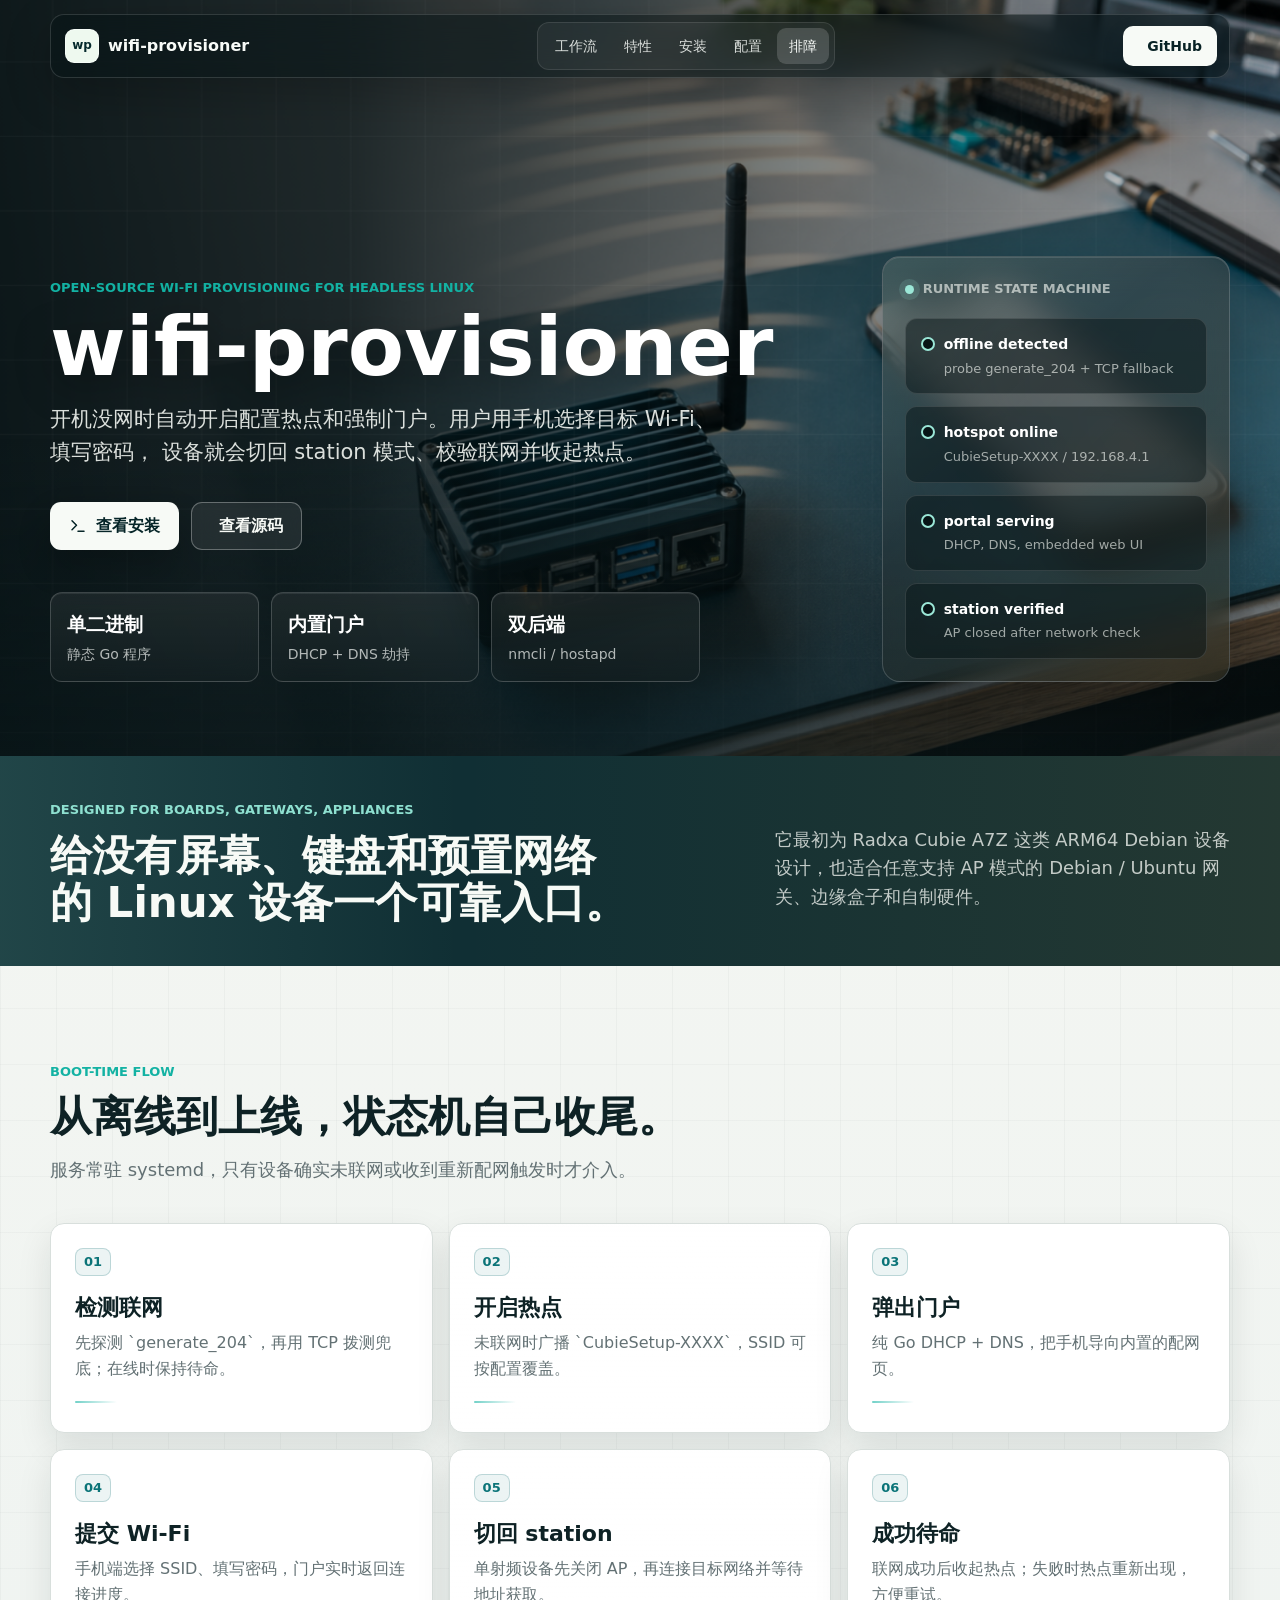
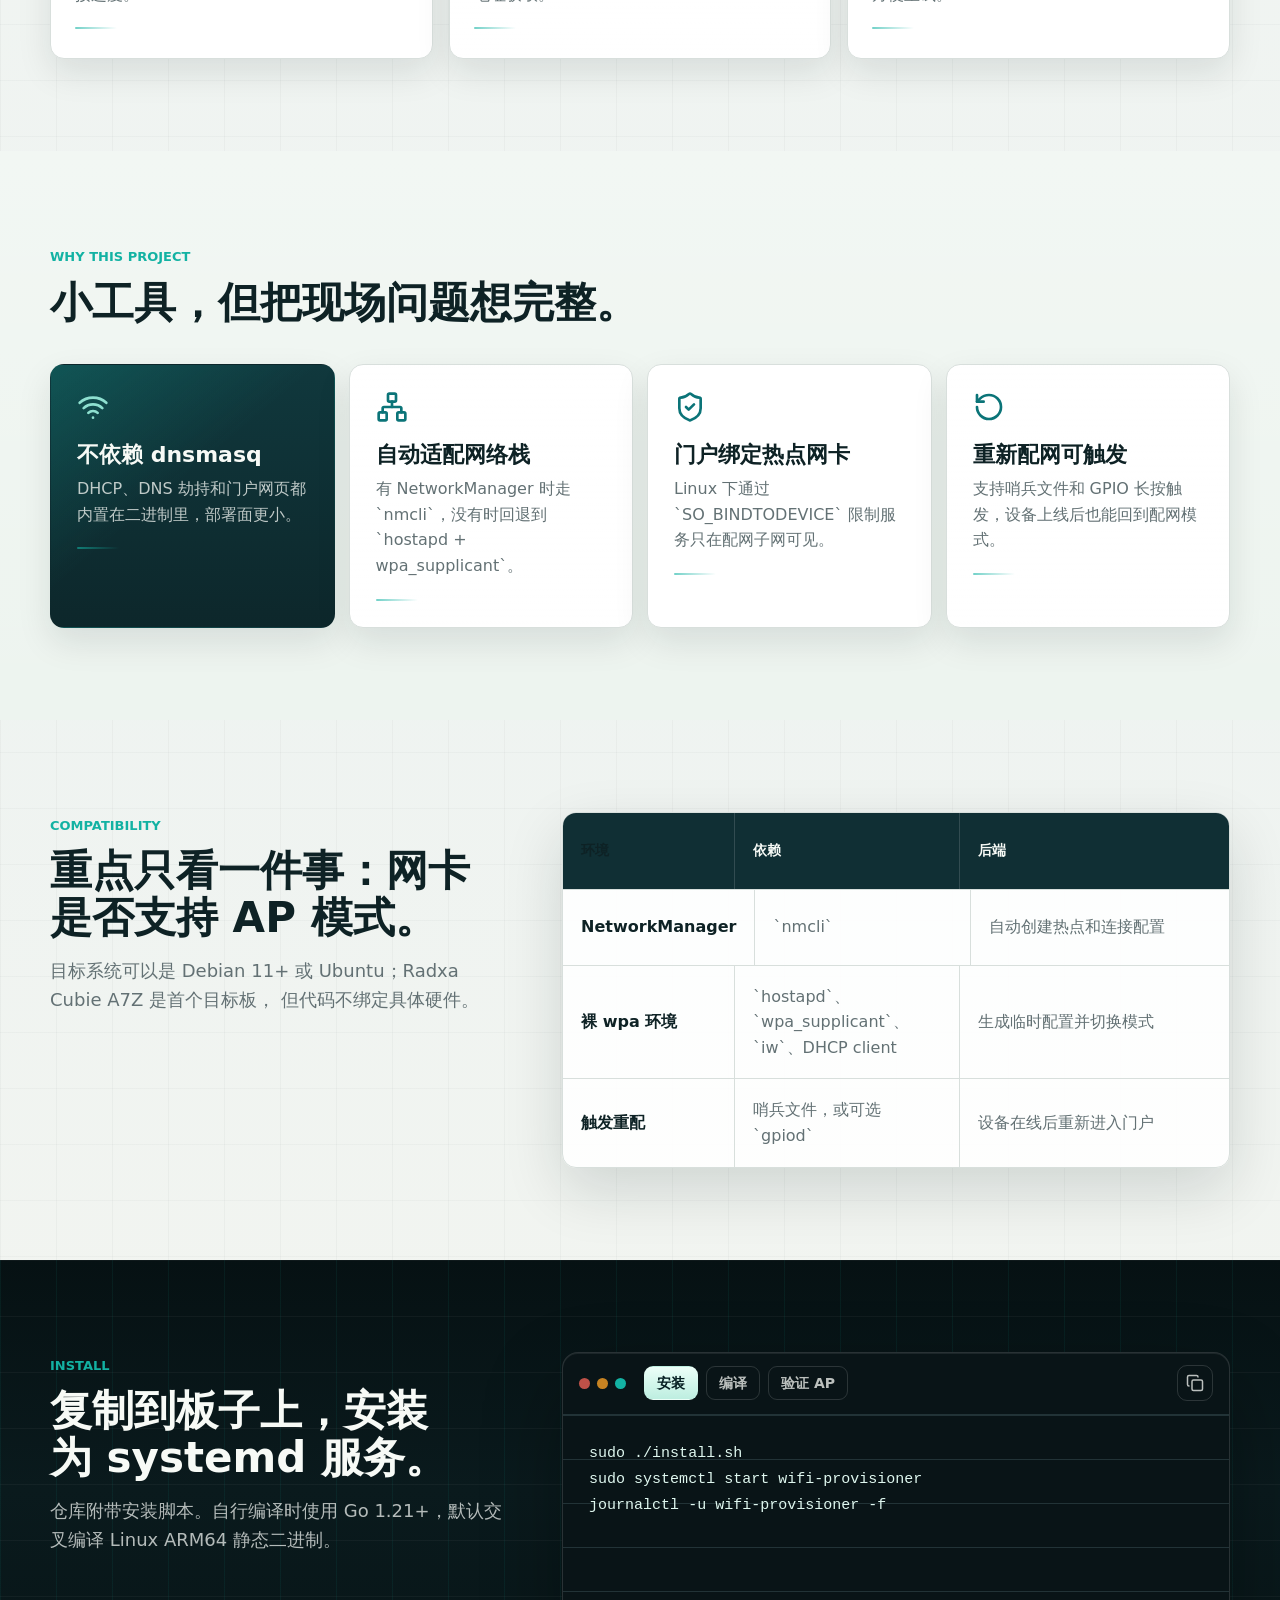
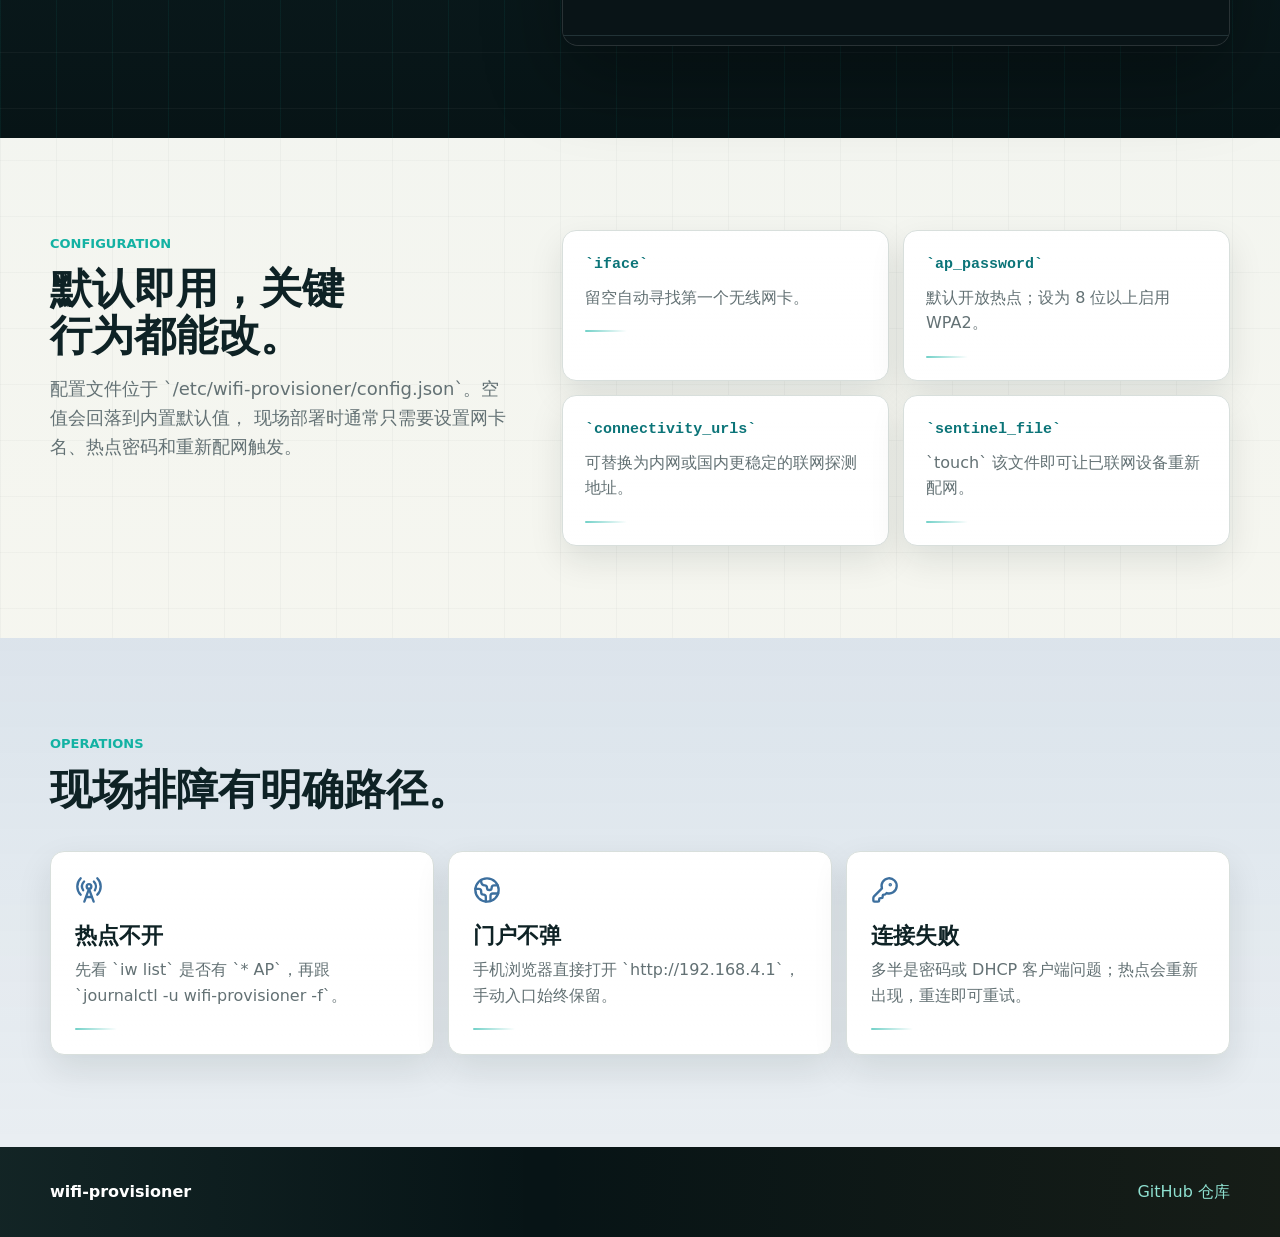
<file: docs/index.html>
<!doctype html>
<html lang="zh-CN">
  <head>
    <meta charset="utf-8">
    <meta name="viewport" content="width=device-width, initial-scale=1">
    <meta name="description" content="wifi-provisioner 是面向无头 Linux 设备的开源 Wi-Fi 配网工具：自动开启热点、内置 DHCP/DNS 强制门户，用手机完成首次联网。">
    <meta name="theme-color" content="#123136">
    <meta property="og:title" content="wifi-provisioner">
    <meta property="og:description" content="无头 Linux 设备的 Wi-Fi 配网工具。开机没网时自动开热点，用手机门户完成联网。">
    <meta property="og:image" content="assets/hero.png">
    <title>wifi-provisioner | 无头 Linux 设备 Wi-Fi 配网</title>
    <link rel="preload" as="image" href="assets/hero.png">
    <link rel="stylesheet" href="styles.css">
  </head>
  <body>
    <div class="scroll-progress" data-progress aria-hidden="true"></div>
    <header class="site-header" data-header>
      <a class="brand" href="#top" aria-label="wifi-provisioner 首页">
        <span class="brand-mark" aria-hidden="true">wp</span>
        <span>wifi-provisioner</span>
      </a>
      <nav class="nav-links" aria-label="主要导航">
        <a href="#flow">工作流</a>
        <a href="#fit">特性</a>
        <a href="#install">安装</a>
        <a href="#config">配置</a>
        <a href="#ops">排障</a>
      </nav>
      <a class="header-action" href="https://github.com/djonce/wifi-provisioner" target="_blank" rel="noreferrer">
        <i data-lucide="github" aria-hidden="true"></i>
        <span>GitHub</span>
      </a>
    </header>

    <main id="top">
      <section class="hero" aria-labelledby="hero-title">
        <div class="hero-media" data-parallax aria-hidden="true"></div>
        <div class="hero-inner">
          <div class="hero-content" data-reveal>
            <p class="eyebrow">Open-source Wi-Fi provisioning for headless Linux</p>
            <h1 id="hero-title">wifi-provisioner</h1>
            <p class="hero-copy">
              开机没网时自动开启配置热点和强制门户。用户用手机选择目标 Wi-Fi、填写密码，
              设备就会切回 station 模式、校验联网并收起热点。
            </p>
            <div class="hero-actions" aria-label="主要操作">
              <a class="button primary" href="#install">
                <i data-lucide="terminal" aria-hidden="true"></i>
                <span>查看安装</span>
              </a>
              <a class="button secondary" href="https://github.com/djonce/wifi-provisioner" target="_blank" rel="noreferrer">
                <i data-lucide="github" aria-hidden="true"></i>
                <span>查看源码</span>
              </a>
            </div>
            <dl class="hero-facts" aria-label="项目要点">
              <div>
                <dt>单二进制</dt>
                <dd>静态 Go 程序</dd>
              </div>
              <div>
                <dt>内置门户</dt>
                <dd>DHCP + DNS 劫持</dd>
              </div>
              <div>
                <dt>双后端</dt>
                <dd>nmcli / hostapd</dd>
              </div>
            </dl>
          </div>
          <aside class="hero-runtime" data-reveal aria-label="配网运行状态">
            <div class="runtime-topline">
              <span class="live-dot" aria-hidden="true"></span>
              <span>runtime state machine</span>
            </div>
            <ol>
              <li>
                <strong>offline detected</strong>
                <span>probe generate_204 + TCP fallback</span>
              </li>
              <li>
                <strong>hotspot online</strong>
                <span>CubieSetup-XXXX / 192.168.4.1</span>
              </li>
              <li>
                <strong>portal serving</strong>
                <span>DHCP, DNS, embedded web UI</span>
              </li>
              <li>
                <strong>station verified</strong>
                <span>AP closed after network check</span>
              </li>
            </ol>
          </aside>
        </div>
      </section>

      <section class="section intro-strip" aria-label="适用场景">
        <div class="section-inner strip-grid">
          <div>
            <span class="section-kicker">Designed for boards, gateways, appliances</span>
            <h2>给没有屏幕、键盘和预置网络的 Linux 设备一个可靠入口。</h2>
          </div>
          <p>
            它最初为 Radxa Cubie A7Z 这类 ARM64 Debian 设备设计，也适合任意支持 AP 模式的
            Debian / Ubuntu 网关、边缘盒子和自制硬件。
          </p>
        </div>
      </section>

      <section class="section" id="flow" aria-labelledby="flow-title">
        <div class="section-inner">
          <div class="section-heading" data-reveal>
            <span class="section-kicker">Boot-time flow</span>
            <h2 id="flow-title">从离线到上线，状态机自己收尾。</h2>
            <p>服务常驻 systemd，只有设备确实未联网或收到重新配网触发时才介入。</p>
          </div>
          <div class="flow-grid" aria-label="配网流程">
            <article class="flow-card" data-reveal>
              <span>01</span>
              <h3>检测联网</h3>
              <p>先探测 `generate_204`，再用 TCP 拨测兜底；在线时保持待命。</p>
            </article>
            <article class="flow-card" data-reveal>
              <span>02</span>
              <h3>开启热点</h3>
              <p>未联网时广播 `CubieSetup-XXXX`，SSID 可按配置覆盖。</p>
            </article>
            <article class="flow-card" data-reveal>
              <span>03</span>
              <h3>弹出门户</h3>
              <p>纯 Go DHCP + DNS，把手机导向内置的配网页。</p>
            </article>
            <article class="flow-card" data-reveal>
              <span>04</span>
              <h3>提交 Wi-Fi</h3>
              <p>手机端选择 SSID、填写密码，门户实时返回连接进度。</p>
            </article>
            <article class="flow-card" data-reveal>
              <span>05</span>
              <h3>切回 station</h3>
              <p>单射频设备先关闭 AP，再连接目标网络并等待地址获取。</p>
            </article>
            <article class="flow-card" data-reveal>
              <span>06</span>
              <h3>成功待命</h3>
              <p>联网成功后收起热点；失败时热点重新出现，方便重试。</p>
            </article>
          </div>
        </div>
      </section>

      <section class="section feature-band" id="fit" aria-labelledby="fit-title">
        <div class="section-inner">
          <div class="section-heading compact" data-reveal>
            <span class="section-kicker">Why this project</span>
            <h2 id="fit-title">小工具，但把现场问题想完整。</h2>
          </div>
          <div class="feature-layout">
            <article class="feature-card highlight" data-reveal>
              <i data-lucide="wifi" aria-hidden="true"></i>
              <h3>不依赖 dnsmasq</h3>
              <p>DHCP、DNS 劫持和门户网页都内置在二进制里，部署面更小。</p>
            </article>
            <article class="feature-card" data-reveal>
              <i data-lucide="network" aria-hidden="true"></i>
              <h3>自动适配网络栈</h3>
              <p>有 NetworkManager 时走 `nmcli`，没有时回退到 `hostapd + wpa_supplicant`。</p>
            </article>
            <article class="feature-card" data-reveal>
              <i data-lucide="shield-check" aria-hidden="true"></i>
              <h3>门户绑定热点网卡</h3>
              <p>Linux 下通过 `SO_BINDTODEVICE` 限制服务只在配网子网可见。</p>
            </article>
            <article class="feature-card" data-reveal>
              <i data-lucide="rotate-ccw" aria-hidden="true"></i>
              <h3>重新配网可触发</h3>
              <p>支持哨兵文件和 GPIO 长按触发，设备上线后也能回到配网模式。</p>
            </article>
          </div>
        </div>
      </section>

      <section class="section" aria-labelledby="matrix-title">
        <div class="section-inner split">
          <div class="section-heading inline" data-reveal>
            <span class="section-kicker">Compatibility</span>
            <h2 id="matrix-title">重点只看一件事：网卡是否支持 AP 模式。</h2>
            <p>
              目标系统可以是 Debian 11+ 或 Ubuntu；Radxa Cubie A7Z 是首个目标板，
              但代码不绑定具体硬件。
            </p>
          </div>
          <div class="matrix" role="table" aria-label="兼容性矩阵" data-reveal>
            <div role="row" class="matrix-head">
              <span role="columnheader">环境</span>
              <span role="columnheader">依赖</span>
              <span role="columnheader">后端</span>
            </div>
            <div role="row">
              <span role="cell">NetworkManager</span>
              <span role="cell">`nmcli`</span>
              <span role="cell">自动创建热点和连接配置</span>
            </div>
            <div role="row">
              <span role="cell">裸 wpa 环境</span>
              <span role="cell">`hostapd`、`wpa_supplicant`、`iw`、DHCP client</span>
              <span role="cell">生成临时配置并切换模式</span>
            </div>
            <div role="row">
              <span role="cell">触发重配</span>
              <span role="cell">哨兵文件，或可选 `gpiod`</span>
              <span role="cell">设备在线后重新进入门户</span>
            </div>
          </div>
        </div>
      </section>

      <section class="section install-section" id="install" aria-labelledby="install-title">
        <div class="section-inner install-grid">
          <div class="section-heading inline" data-reveal>
            <span class="section-kicker">Install</span>
            <h2 id="install-title">复制到板子上，安装为 systemd 服务。</h2>
            <p>
              仓库附带安装脚本。自行编译时使用 Go 1.21+，默认交叉编译 Linux ARM64 静态二进制。
            </p>
          </div>

          <div class="terminal-panel" data-reveal>
            <div class="terminal-toolbar">
              <div class="terminal-dots" aria-hidden="true">
                <span></span><span></span><span></span>
              </div>
              <div class="command-tabs" role="tablist" aria-label="安装命令">
                <button class="tab-button active" type="button" role="tab" aria-selected="true" data-tab="install">安装</button>
                <button class="tab-button" type="button" role="tab" aria-selected="false" data-tab="build">编译</button>
                <button class="tab-button" type="button" role="tab" aria-selected="false" data-tab="check">验证 AP</button>
              </div>
              <button class="icon-button" type="button" data-copy aria-label="复制当前命令">
                <i data-lucide="copy" aria-hidden="true"></i>
              </button>
            </div>
            <pre class="command-block active" data-panel="install"><code>sudo ./install.sh
sudo systemctl start wifi-provisioner
journalctl -u wifi-provisioner -f</code></pre>
            <pre class="command-block" data-panel="build"><code>make build
scp bin/wifi-provisioner root@device:/usr/local/bin/
sudo systemctl restart wifi-provisioner</code></pre>
            <pre class="command-block" data-panel="check"><code>iw list | sed -n '/Supported interface modes/,/Band/p'
# 输出中必须出现：* AP</code></pre>
          </div>
        </div>
      </section>

      <section class="section" id="config" aria-labelledby="config-title">
        <div class="section-inner config-grid">
          <div class="section-heading inline" data-reveal>
            <span class="section-kicker">Configuration</span>
            <h2 id="config-title">默认即用，关键行为都能改。</h2>
            <p>
              配置文件位于 `/etc/wifi-provisioner/config.json`。空值会回落到内置默认值，
              现场部署时通常只需要设置网卡名、热点密码和重新配网触发。
            </p>
          </div>
          <div class="config-list" aria-label="常用配置项">
            <article data-reveal>
              <strong>`iface`</strong>
              <span>留空自动寻找第一个无线网卡。</span>
            </article>
            <article data-reveal>
              <strong>`ap_password`</strong>
              <span>默认开放热点；设为 8 位以上启用 WPA2。</span>
            </article>
            <article data-reveal>
              <strong>`connectivity_urls`</strong>
              <span>可替换为内网或国内更稳定的联网探测地址。</span>
            </article>
            <article data-reveal>
              <strong>`sentinel_file`</strong>
              <span>`touch` 该文件即可让已联网设备重新配网。</span>
            </article>
          </div>
        </div>
      </section>

      <section class="section ops-band" id="ops" aria-labelledby="ops-title">
        <div class="section-inner">
          <div class="section-heading compact" data-reveal>
            <span class="section-kicker">Operations</span>
            <h2 id="ops-title">现场排障有明确路径。</h2>
          </div>
          <div class="ops-grid">
            <article data-reveal>
              <i data-lucide="radio-tower" aria-hidden="true"></i>
              <h3>热点不开</h3>
              <p>先看 `iw list` 是否有 `* AP`，再跟 `journalctl -u wifi-provisioner -f`。</p>
            </article>
            <article data-reveal>
              <i data-lucide="globe-2" aria-hidden="true"></i>
              <h3>门户不弹</h3>
              <p>手机浏览器直接打开 `http://192.168.4.1`，手动入口始终保留。</p>
            </article>
            <article data-reveal>
              <i data-lucide="key-round" aria-hidden="true"></i>
              <h3>连接失败</h3>
              <p>多半是密码或 DHCP 客户端问题；热点会重新出现，重连即可重试。</p>
            </article>
          </div>
        </div>
      </section>
    </main>

    <footer class="site-footer">
      <div class="section-inner footer-inner">
        <span>wifi-provisioner</span>
        <a href="https://github.com/djonce/wifi-provisioner" target="_blank" rel="noreferrer">GitHub 仓库</a>
      </div>
    </footer>

    <script src="vendor/lucide.min.js"></script>
    <script src="app.js"></script>
  </body>
</html>
</file>
<file: docs/styles.css>
:root {
  --ink: #0e2225;
  --muted: #637174;
  --paper: #f4f6f1;
  --panel: #ffffff;
  --line: #d8dfdc;
  --line-strong: #b7c3bf;
  --teal: #0b7478;
  --teal-bright: #13b2a3;
  --mint: #9be7d7;
  --amber: #c78322;
  --red: #bd5148;
  --blue: #3c6f9e;
  --violet: #6e6bb8;
  --dark: #071416;
  --dark-soft: #102f34;
  --code: #091417;
  --code-line: #223337;
  --shadow: 0 22px 60px rgba(8, 28, 31, 0.14);
  --shadow-soft: 0 14px 34px rgba(8, 28, 31, 0.1);
  --ease-out: cubic-bezier(0.16, 1, 0.3, 1);
  --ease-snap: cubic-bezier(0.2, 0.8, 0.2, 1);
}

* {
  box-sizing: border-box;
}

html {
  scroll-behavior: smooth;
  background: var(--paper);
}

body {
  margin: 0;
  background:
    linear-gradient(90deg, rgba(16, 35, 38, 0.032) 1px, transparent 1px) 0 0 / 56px 56px,
    linear-gradient(rgba(16, 35, 38, 0.028) 1px, transparent 1px) 0 0 / 56px 56px,
    linear-gradient(180deg, #f6f7f2 0%, #eef3f1 48%, #f8f7ef 100%);
  color: var(--ink);
  font-family:
    ui-sans-serif,
    system-ui,
    -apple-system,
    BlinkMacSystemFont,
    "Segoe UI",
    sans-serif;
  font-size: 16px;
  line-height: 1.6;
  letter-spacing: 0;
  text-rendering: optimizeLegibility;
}

body,
button,
input,
textarea,
select {
  letter-spacing: 0;
}

a {
  color: inherit;
  text-decoration: none;
}

img,
svg {
  display: block;
}

button {
  font: inherit;
}

.scroll-progress {
  position: fixed;
  top: 0;
  left: 0;
  z-index: 60;
  width: 100%;
  height: 3px;
  background: linear-gradient(90deg, var(--mint), var(--teal-bright), var(--amber));
  transform: scaleX(var(--progress, 0));
  transform-origin: left center;
  transition: transform 120ms linear;
}

.site-header {
  position: fixed;
  top: 0;
  right: 0;
  left: 0;
  z-index: 20;
  display: grid;
  grid-template-columns: auto 1fr auto;
  align-items: center;
  gap: 18px;
  width: min(1180px, calc(100% - 32px));
  min-height: 64px;
  margin: 14px auto 0;
  padding: 0 12px 0 14px;
  color: #f8fbf8;
  border: 1px solid rgba(255, 255, 255, 0.14);
  border-radius: 14px;
  background: rgba(6, 19, 21, 0.5);
  box-shadow: 0 16px 46px rgba(0, 0, 0, 0.22);
  backdrop-filter: blur(18px) saturate(1.18);
  transition:
    background 180ms ease,
    border-color 180ms ease,
    color 180ms ease,
    transform 220ms var(--ease-out),
    box-shadow 220ms var(--ease-out);
}

.site-header.is-scrolled {
  color: var(--ink);
  border-color: rgba(16, 35, 38, 0.12);
  background: rgba(248, 250, 246, 0.88);
  box-shadow: 0 14px 34px rgba(16, 35, 38, 0.11);
}

.site-header.is-hidden {
  transform: translateY(-92px);
}

.brand,
.header-action,
.button,
.icon-button {
  display: inline-flex;
  align-items: center;
  justify-content: center;
  gap: 9px;
}

.brand {
  min-width: 0;
  font-weight: 760;
  transition: opacity 180ms ease;
}

.brand:hover {
  opacity: 0.86;
}

.brand-mark {
  display: grid;
  width: 34px;
  height: 34px;
  place-items: center;
  color: #062a2d;
  background: #eef9ef;
  border: 1px solid rgba(255, 255, 255, 0.52);
  border-radius: 9px;
  font-size: 12px;
  font-weight: 820;
}

.site-header.is-scrolled .brand-mark {
  color: #f7faf6;
  background: var(--teal);
  border-color: transparent;
}

.nav-links {
  display: flex;
  align-items: center;
  justify-content: center;
  gap: 3px;
  width: max-content;
  justify-self: center;
  padding: 5px;
  border: 1px solid rgba(255, 255, 255, 0.1);
  border-radius: 12px;
  background: rgba(255, 255, 255, 0.055);
}

.site-header.is-scrolled .nav-links {
  border-color: rgba(16, 35, 38, 0.08);
  background: rgba(16, 35, 38, 0.045);
}

.nav-links a {
  padding: 7px 12px;
  color: inherit;
  border-radius: 9px;
  font-size: 14px;
  opacity: 0.86;
}

.nav-links a:hover,
.nav-links a.is-active {
  background: rgba(255, 255, 255, 0.16);
  opacity: 1;
}

.site-header.is-scrolled .nav-links a:hover,
.site-header.is-scrolled .nav-links a.is-active {
  background: rgba(15, 111, 115, 0.1);
}

.header-action {
  min-height: 40px;
  padding: 0 15px;
  color: #082225;
  background: #f7faf6;
  border-radius: 10px;
  font-size: 14px;
  font-weight: 700;
  box-shadow: 0 10px 22px rgba(0, 0, 0, 0.16);
  transition:
    transform 180ms var(--ease-out),
    background 180ms ease,
    color 180ms ease,
    box-shadow 180ms ease;
}

.site-header.is-scrolled .header-action {
  color: #f7faf6;
  background: var(--dark-soft);
}

.header-action svg,
.button svg,
.feature-card svg,
.ops-grid svg,
.icon-button svg {
  width: 18px;
  height: 18px;
  stroke-width: 2;
}

.hero {
  position: relative;
  display: flex;
  min-height: min(780px, 84svh);
  overflow: hidden;
  color: #f7faf6;
  background: var(--dark);
  isolation: isolate;
}

.hero-media {
  position: absolute;
  inset: 0;
  background-image:
    linear-gradient(rgba(255, 255, 255, 0.035) 1px, transparent 1px),
    linear-gradient(90deg, rgba(255, 255, 255, 0.03) 1px, transparent 1px),
    linear-gradient(
      90deg,
      rgba(4, 15, 17, 0.96) 0%,
      rgba(4, 15, 17, 0.88) 28%,
      rgba(4, 15, 17, 0.58) 56%,
      rgba(4, 15, 17, 0.15) 100%
    ),
    url("assets/hero.png");
  background-position:
    0 0,
    0 0,
    center,
    center;
  background-size:
    72px 72px,
    72px 72px,
    cover,
    cover;
  transform: translate3d(0, calc(var(--hero-shift, 0) * 0.08px), 0) scale(1.035);
  transition: transform 120ms linear;
}

.hero::after {
  position: absolute;
  inset: auto 0 0;
  z-index: 0;
  height: 42%;
  pointer-events: none;
  content: "";
  background: linear-gradient(180deg, transparent 0%, rgba(7, 20, 22, 0.55) 100%);
}

.hero-inner {
  position: relative;
  z-index: 1;
  display: grid;
  grid-template-columns: minmax(0, 0.94fr) minmax(300px, 0.42fr);
  gap: 52px;
  align-items: end;
  width: min(1180px, calc(100% - 48px));
  margin: 0 auto;
  padding: 132px 0 74px;
}

.hero-content {
  min-width: 0;
}

.eyebrow,
.section-kicker {
  margin: 0;
  color: var(--teal-bright);
  font-size: 13px;
  font-weight: 800;
  text-transform: uppercase;
  overflow-wrap: anywhere;
  letter-spacing: 0;
}

.hero h1 {
  max-width: 760px;
  margin: 12px 0 16px;
  color: #ffffff;
  font-size: 82px;
  line-height: 0.96;
  font-weight: 860;
  text-shadow: 0 10px 40px rgba(0, 0, 0, 0.34);
}

.hero .eyebrow {
  max-width: 58ch;
  line-height: 1.35;
}

.hero-copy {
  max-width: 670px;
  margin: 0;
  color: rgba(247, 250, 246, 0.88);
  font-size: 21px;
  line-height: 1.55;
}

.hero-actions {
  display: flex;
  flex-wrap: wrap;
  gap: 12px;
  margin-top: 34px;
}

.button {
  min-height: 48px;
  padding: 0 18px;
  border: 1px solid transparent;
  border-radius: 11px;
  font-weight: 780;
  position: relative;
  overflow: hidden;
  transition:
    transform 180ms var(--ease-out),
    border-color 180ms ease,
    background 180ms ease,
    box-shadow 180ms ease;
}

.button::after {
  position: absolute;
  inset: 0;
  content: "";
  opacity: 0;
  background: linear-gradient(120deg, transparent 10%, rgba(255, 255, 255, 0.34) 48%, transparent 82%);
  transform: translateX(-120%);
  transition:
    transform 520ms var(--ease-out),
    opacity 180ms ease;
}

.button:hover::after {
  opacity: 1;
  transform: translateX(120%);
}

.button.primary {
  color: #062528;
  background: #f7faf6;
  box-shadow: 0 16px 32px rgba(0, 0, 0, 0.24);
}

.button.secondary {
  color: #f7faf6;
  border-color: rgba(255, 255, 255, 0.3);
  background: rgba(255, 255, 255, 0.08);
  backdrop-filter: blur(12px);
}

.button:hover,
.header-action:hover,
.icon-button:hover,
.tab-button:hover {
  transform: translateY(-2px);
}

.hero-facts {
  display: grid;
  grid-template-columns: repeat(3, minmax(0, 1fr));
  gap: 12px;
  width: min(650px, 100%);
  margin: 42px 0 0;
}

.hero-facts div {
  min-height: 86px;
  padding: 16px;
  border: 1px solid rgba(255, 255, 255, 0.18);
  border-radius: 12px;
  background:
    linear-gradient(180deg, rgba(255, 255, 255, 0.08), rgba(255, 255, 255, 0.035)),
    rgba(5, 18, 20, 0.42);
  box-shadow: inset 0 1px 0 rgba(255, 255, 255, 0.08);
  backdrop-filter: blur(12px);
  transition:
    transform 220ms var(--ease-out),
    border-color 220ms ease,
    background 220ms ease;
}

.hero-facts div:hover {
  transform: translateY(-4px);
  border-color: rgba(155, 231, 215, 0.46);
  background:
    linear-gradient(180deg, rgba(255, 255, 255, 0.12), rgba(255, 255, 255, 0.045)),
    rgba(5, 18, 20, 0.48);
}

.hero-facts dt {
  color: #ffffff;
  font-size: 19px;
  font-weight: 820;
}

.hero-facts dd {
  margin: 3px 0 0;
  color: rgba(247, 250, 246, 0.7);
  font-size: 14px;
}

.hero-runtime {
  position: relative;
  align-self: end;
  min-height: 336px;
  padding: 22px;
  border: 1px solid rgba(255, 255, 255, 0.18);
  border-radius: 18px;
  background:
    linear-gradient(180deg, rgba(255, 255, 255, 0.12), rgba(255, 255, 255, 0.045)),
    rgba(4, 17, 19, 0.5);
  box-shadow:
    inset 0 1px 0 rgba(255, 255, 255, 0.12),
    0 26px 70px rgba(0, 0, 0, 0.28);
  backdrop-filter: blur(18px) saturate(1.1);
}

.hero-runtime::before {
  position: absolute;
  inset: 0;
  pointer-events: none;
  content: "";
  border-radius: inherit;
  background: linear-gradient(135deg, rgba(155, 231, 215, 0.18), transparent 38%, rgba(199, 131, 34, 0.14));
  opacity: 0.7;
}

.runtime-topline {
  position: relative;
  display: flex;
  align-items: center;
  gap: 9px;
  margin-bottom: 18px;
  color: rgba(247, 250, 246, 0.72);
  font-size: 12px;
  font-weight: 820;
  text-transform: uppercase;
}

.live-dot {
  width: 9px;
  height: 9px;
  border-radius: 50%;
  background: var(--mint);
  box-shadow: 0 0 0 6px rgba(155, 231, 215, 0.14);
  animation: pulse 1800ms ease-in-out infinite;
}

.hero-runtime ol {
  position: relative;
  display: grid;
  gap: 12px;
  margin: 0;
  padding: 0;
  list-style: none;
}

.hero-runtime li {
  position: relative;
  display: grid;
  gap: 3px;
  padding: 14px 14px 14px 38px;
  border: 1px solid rgba(255, 255, 255, 0.12);
  border-radius: 12px;
  background: rgba(7, 20, 22, 0.48);
}

.hero-runtime li::before {
  position: absolute;
  top: 18px;
  left: 15px;
  width: 10px;
  height: 10px;
  content: "";
  border: 2px solid var(--mint);
  border-radius: 50%;
  background: var(--dark);
}

.hero-runtime strong {
  color: #ffffff;
  font-size: 14px;
}

.hero-runtime span {
  color: rgba(247, 250, 246, 0.62);
  font-size: 13px;
}

.section {
  position: relative;
  padding: 92px 0;
}

.section-inner {
  width: min(1180px, calc(100% - 48px));
  margin: 0 auto;
}

.intro-strip {
  padding: 40px 0;
  color: #f7faf6;
  background:
    linear-gradient(90deg, rgba(155, 231, 215, 0.12), transparent 36%, rgba(199, 131, 34, 0.11)),
    var(--dark-soft);
}

.strip-grid {
  display: grid;
  grid-template-columns: minmax(0, 1.2fr) minmax(280px, 0.8fr);
  gap: 42px;
  align-items: center;
}

.strip-grid h2,
.section-heading h2 {
  margin: 10px 0 0;
  font-size: 42px;
  line-height: 1.12;
  text-wrap: balance;
}

.strip-grid p,
.section-heading p {
  margin: 16px 0 0;
  color: var(--muted);
  font-size: 18px;
}

.intro-strip .section-kicker {
  color: #8ee0d0;
}

.intro-strip p {
  color: rgba(247, 250, 246, 0.76);
}

.section-heading {
  max-width: 780px;
  margin-bottom: 38px;
}

.section-heading.compact {
  max-width: 620px;
}

.section-heading.inline {
  margin: 0;
}

.flow-grid {
  display: grid;
  grid-template-columns: repeat(3, minmax(0, 1fr));
  gap: 16px;
}

.flow-card,
.feature-card,
.ops-grid article,
.config-list article {
  border: 1px solid var(--line);
  border-radius: 14px;
  background:
    linear-gradient(180deg, rgba(255, 255, 255, 0.88), rgba(255, 255, 255, 0.72)),
    var(--panel);
  box-shadow: var(--shadow-soft);
  transition:
    transform 260ms var(--ease-out),
    border-color 260ms ease,
    box-shadow 260ms ease,
    background 260ms ease;
}

.flow-card:hover,
.feature-card:hover,
.ops-grid article:hover,
.config-list article:hover {
  transform: translateY(-6px);
  border-color: rgba(11, 116, 120, 0.26);
  box-shadow: 0 26px 62px rgba(8, 28, 31, 0.15);
}

.flow-card {
  min-height: 210px;
  padding: 24px;
  overflow: hidden;
}

.flow-card::after,
.feature-card::after,
.ops-grid article::after,
.config-list article::after {
  display: block;
  width: 42px;
  height: 2px;
  margin-top: 20px;
  content: "";
  border-radius: 999px;
  background: linear-gradient(90deg, var(--teal-bright), transparent);
  opacity: 0.6;
}

.flow-card span {
  display: inline-flex;
  align-items: center;
  justify-content: center;
  width: 36px;
  height: 28px;
  color: var(--teal);
  border: 1px solid rgba(15, 111, 115, 0.22);
  border-radius: 8px;
  background: rgba(15, 111, 115, 0.08);
  font-size: 13px;
  font-weight: 820;
}

.flow-card h3,
.feature-card h3,
.ops-grid h3 {
  margin: 18px 0 8px;
  font-size: 22px;
  line-height: 1.25;
}

.flow-card p,
.feature-card p,
.ops-grid p,
.config-list span {
  margin: 0;
  color: var(--muted);
}

.feature-band {
  background:
    linear-gradient(180deg, rgba(255, 255, 255, 0.28), transparent),
    #edf4ef;
}

.feature-layout {
  display: grid;
  grid-template-columns: repeat(4, minmax(0, 1fr));
  gap: 14px;
}

.feature-card {
  min-height: 242px;
  padding: 26px;
  position: relative;
  overflow: hidden;
}

.feature-card.highlight {
  color: #f7faf6;
  background:
    linear-gradient(140deg, rgba(19, 178, 163, 0.24), transparent 45%),
    linear-gradient(180deg, #10383d, #0d272b);
  border-color: transparent;
}

.feature-card.highlight p {
  color: rgba(247, 250, 246, 0.76);
}

.feature-card svg {
  color: var(--teal);
  width: 32px;
  height: 32px;
}

.feature-card.highlight svg {
  color: #8ee0d0;
}

.split,
.install-grid,
.config-grid {
  display: grid;
  grid-template-columns: minmax(280px, 0.82fr) minmax(0, 1.18fr);
  gap: 48px;
  align-items: start;
}

.matrix {
  border: 1px solid var(--line);
  border-radius: 14px;
  overflow: hidden;
  background: rgba(255, 255, 255, 0.9);
  box-shadow: var(--shadow);
}

.matrix > div {
  display: grid;
  grid-template-columns: 0.76fr 1fr 1.2fr;
  min-height: 76px;
  border-top: 1px solid var(--line);
  transition: background 180ms ease;
}

.matrix > div:not(.matrix-head):hover {
  background: rgba(11, 116, 120, 0.055);
}

.matrix > div:first-child {
  border-top: 0;
}

.matrix span {
  display: flex;
  align-items: center;
  padding: 18px;
  border-left: 1px solid var(--line);
  color: var(--muted);
}

.matrix span:first-child {
  border-left: 0;
  color: var(--ink);
  font-weight: 780;
}

.matrix-head {
  min-height: 52px;
  color: #f7faf6;
  background: var(--dark-soft);
}

.matrix-head span {
  color: #f7faf6;
  border-color: rgba(255, 255, 255, 0.14);
  font-size: 14px;
  font-weight: 780;
}

.install-section {
  color: #f7faf6;
  background:
    linear-gradient(90deg, rgba(19, 178, 163, 0.08) 1px, transparent 1px) 0 0 / 56px 56px,
    linear-gradient(rgba(255, 255, 255, 0.04) 1px, transparent 1px) 0 0 / 56px 56px,
    linear-gradient(180deg, #061113, #0a1a1d 48%, #071416);
}

.install-section .section-heading p {
  color: rgba(247, 250, 246, 0.72);
}

.terminal-panel {
  overflow: hidden;
  border: 1px solid rgba(255, 255, 255, 0.13);
  border-radius: 16px;
  background: var(--code);
  box-shadow:
    0 32px 80px rgba(0, 0, 0, 0.32),
    inset 0 1px 0 rgba(255, 255, 255, 0.08);
  transform-style: preserve-3d;
}

.terminal-toolbar {
  display: grid;
  grid-template-columns: auto 1fr auto;
  gap: 18px;
  align-items: center;
  min-height: 62px;
  padding: 0 16px;
  border-bottom: 1px solid var(--code-line);
}

.terminal-dots {
  display: flex;
  gap: 7px;
}

.terminal-dots span {
  width: 11px;
  height: 11px;
  border-radius: 50%;
}

.terminal-dots span:nth-child(1) {
  background: var(--red);
}

.terminal-dots span:nth-child(2) {
  background: var(--amber);
}

.terminal-dots span:nth-child(3) {
  background: var(--teal-bright);
}

.command-tabs {
  display: flex;
  flex-wrap: wrap;
  gap: 8px;
}

.tab-button,
.icon-button {
  border: 1px solid rgba(255, 255, 255, 0.14);
  color: rgba(247, 250, 246, 0.75);
  background: transparent;
  cursor: pointer;
  transition:
    transform 180ms var(--ease-out),
    border-color 180ms ease,
    background 180ms ease,
    color 180ms ease;
}

.tab-button {
  min-height: 34px;
  padding: 0 12px;
  border-radius: 9px;
  font-size: 14px;
  font-weight: 720;
}

.tab-button.active {
  color: #061f22;
  border-color: transparent;
  background: linear-gradient(180deg, #ecfff8, #bdeee0);
}

.icon-button {
  width: 36px;
  height: 36px;
  border-radius: 10px;
}

.command-block {
  display: none;
  min-height: 230px;
  margin: 0;
  padding: 26px;
  overflow-x: auto;
  color: #dff7ef;
  background:
    linear-gradient(var(--code-line) 1px, transparent 1px) 0 0 / 100% 44px,
    var(--code);
  font-family:
    ui-monospace,
    SFMono-Regular,
    Menlo,
    Monaco,
    Consolas,
    "Liberation Mono",
    monospace;
  font-size: 15px;
  line-height: 1.75;
}

.command-block.active {
  display: block;
  animation: commandIn 240ms var(--ease-out);
}

.config-list {
  display: grid;
  grid-template-columns: repeat(2, minmax(0, 1fr));
  gap: 14px;
}

.config-list article {
  min-height: 134px;
  padding: 22px;
}

.config-list strong {
  display: block;
  margin-bottom: 8px;
  color: var(--teal);
  font-family:
    ui-monospace,
    SFMono-Regular,
    Menlo,
    Monaco,
    Consolas,
    "Liberation Mono",
    monospace;
  font-size: 15px;
}

.ops-band {
  background:
    linear-gradient(180deg, rgba(60, 111, 158, 0.08), rgba(255, 255, 255, 0)),
    #e9eef2;
}

.ops-grid {
  display: grid;
  grid-template-columns: repeat(3, minmax(0, 1fr));
  gap: 14px;
}

.ops-grid article {
  min-height: 196px;
  padding: 24px;
}

.ops-grid svg {
  width: 28px;
  height: 28px;
  color: var(--blue);
}

.site-footer {
  padding: 32px 0;
  color: rgba(247, 250, 246, 0.78);
  background:
    linear-gradient(90deg, rgba(155, 231, 215, 0.08), transparent 42%, rgba(199, 131, 34, 0.08)),
    #071416;
}

.footer-inner {
  display: flex;
  justify-content: space-between;
  gap: 20px;
}

.footer-inner span {
  color: #ffffff;
  font-weight: 760;
}

.footer-inner a {
  color: #8ee0d0;
}

body.reveal-ready [data-reveal] {
  opacity: 0;
  transform: translateY(22px);
  transition:
    opacity 620ms var(--ease-out),
    transform 620ms var(--ease-out);
  transition-delay: var(--reveal-delay, 0ms);
}

body.reveal-ready [data-reveal].is-visible {
  opacity: 1;
  transform: translateY(0);
}

@keyframes pulse {
  0%,
  100% {
    transform: scale(1);
    opacity: 1;
  }
  50% {
    transform: scale(0.72);
    opacity: 0.62;
  }
}

@keyframes commandIn {
  from {
    opacity: 0;
    transform: translateY(8px);
  }
  to {
    opacity: 1;
    transform: translateY(0);
  }
}

@media (max-width: 980px) {
  .site-header {
    grid-template-columns: auto auto;
    width: min(calc(100% - 24px), 1180px);
  }

  .nav-links {
    display: none;
  }

  .header-action {
    justify-self: end;
  }

  .hero h1 {
    font-size: 58px;
  }

  .hero-copy {
    font-size: 19px;
  }

  .strip-grid,
  .hero-inner,
  .split,
  .install-grid,
  .config-grid {
    grid-template-columns: 1fr;
  }

  .hero-runtime {
    max-width: 640px;
  }

  .flow-grid,
  .ops-grid {
    grid-template-columns: repeat(2, minmax(0, 1fr));
  }

  .feature-layout {
    grid-template-columns: repeat(2, minmax(0, 1fr));
  }

  .feature-card.highlight {
    grid-column: auto;
  }
}

@media (max-width: 720px) {
  .site-header {
    min-height: 62px;
    margin-top: 8px;
    padding: 0 10px;
    border-radius: 12px;
  }

  .brand span:last-child {
    max-width: 170px;
    overflow: hidden;
    text-overflow: ellipsis;
    white-space: nowrap;
  }

  .header-action span {
    display: none;
  }

  .header-action {
    width: 40px;
    min-height: 40px;
    padding: 0;
  }

  .hero {
    min-height: 82svh;
  }

  .hero-media {
    background-image:
      linear-gradient(rgba(255, 255, 255, 0.035) 1px, transparent 1px),
      linear-gradient(90deg, rgba(255, 255, 255, 0.03) 1px, transparent 1px),
      linear-gradient(
        180deg,
        rgba(5, 18, 20, 0.92) 0%,
        rgba(5, 18, 20, 0.78) 45%,
        rgba(5, 18, 20, 0.45) 100%
      ),
      url("assets/hero.png");
    background-position:
      0 0,
      0 0,
      center,
      58% center;
    background-size:
      64px 64px,
      64px 64px,
      cover,
      cover;
  }

  .hero-inner,
  .section-inner {
    width: min(calc(100% - 32px), 1180px);
  }

  .hero-inner {
    gap: 28px;
    padding: 96px 0 44px;
  }

  .hero h1 {
    font-size: 42px;
    line-height: 1.02;
    overflow-wrap: anywhere;
  }

  .hero .eyebrow {
    max-width: 30ch;
  }

  .hero-copy {
    font-size: 17px;
  }

  .hero-actions {
    margin-top: 26px;
  }

  .button {
    width: 100%;
  }

  .hero-facts {
    display: flex;
    width: calc(100vw - 32px);
    max-width: 100%;
    gap: 8px;
    margin-top: 26px;
    overflow: hidden;
  }

  .hero-facts div {
    flex: 1 1 0;
    min-width: 0;
    max-width: calc((100vw - 48px) / 3);
    min-height: 72px;
    padding: 11px 10px;
    overflow: hidden;
  }

  .hero-facts dt {
    font-size: 16px;
  }

  .hero-facts dd {
    font-size: 12px;
  }

  .hero-runtime {
    display: none;
  }

  .section {
    padding: 68px 0;
  }

  .strip-grid h2,
  .section-heading h2 {
    font-size: 30px;
  }

  .strip-grid p,
  .section-heading p {
    font-size: 16px;
  }

  .flow-grid,
  .feature-layout,
  .ops-grid,
  .config-list {
    grid-template-columns: 1fr;
  }

  .matrix {
    overflow-x: auto;
  }

  .matrix > div {
    grid-template-columns: 160px 230px 260px;
    min-width: 650px;
  }

  .terminal-toolbar {
    grid-template-columns: 1fr auto;
    min-height: 104px;
  }

  .terminal-dots {
    display: none;
  }

  .command-tabs {
    gap: 6px;
  }

  .command-block {
    min-height: 250px;
    padding: 20px;
    font-size: 14px;
  }

  .footer-inner {
    flex-direction: column;
  }
}

@media (max-width: 360px) {
  .hero h1 {
    font-size: 36px;
  }
}

@media (prefers-reduced-motion: reduce) {
  *,
  *::before,
  *::after {
    scroll-behavior: auto !important;
    transition: none !important;
  }

  .button:hover,
  .header-action:hover,
  .icon-button:hover,
  .tab-button:hover,
  .flow-card:hover,
  .feature-card:hover,
  .ops-grid article:hover,
  .config-list article:hover {
    transform: none;
  }

  body.reveal-ready [data-reveal] {
    opacity: 1;
    transform: none;
  }

  .live-dot {
    animation: none;
  }
}
</file>
